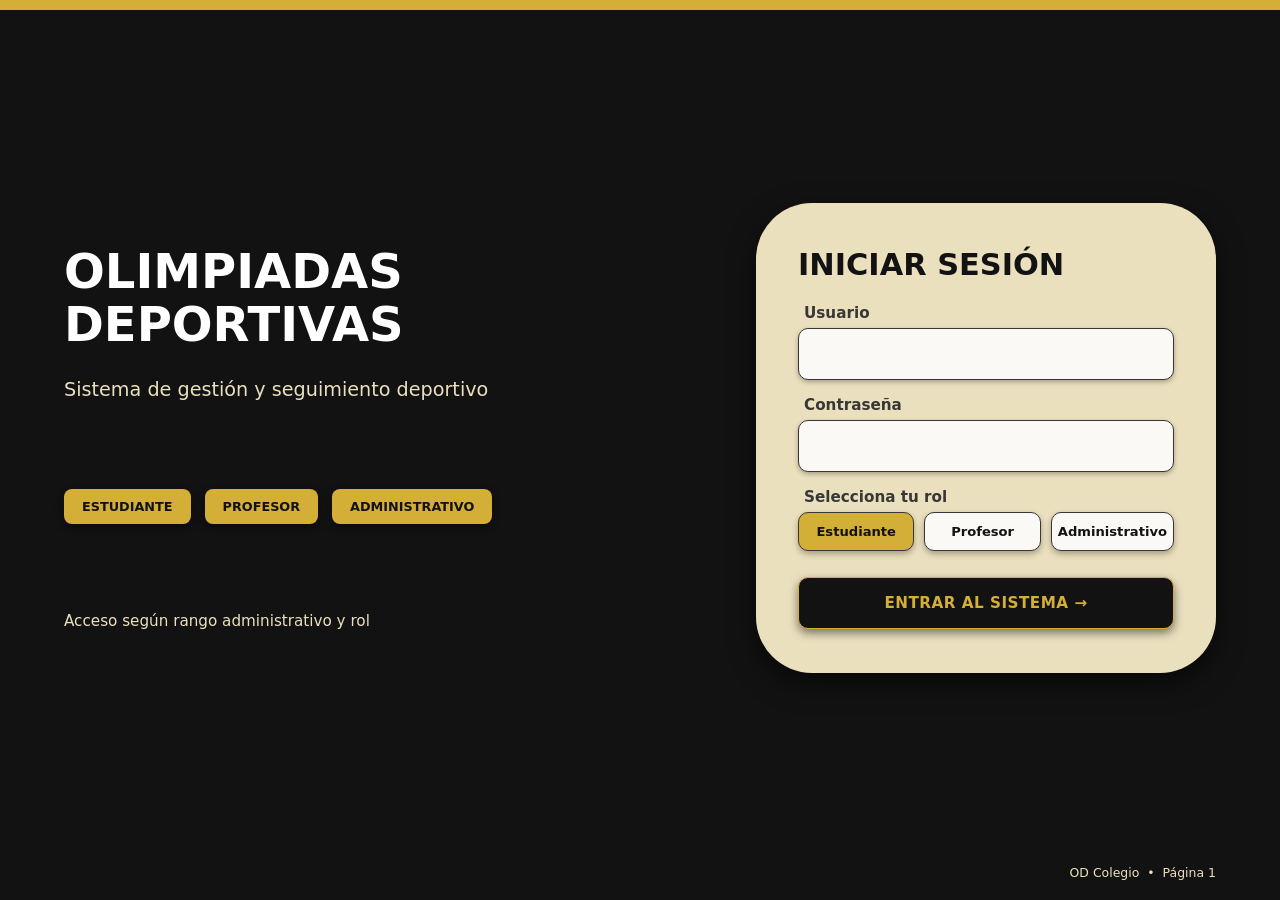
<file: index.html>
<!DOCTYPE html>
<html lang="es">
<head>
  <meta charset="UTF-8">
  <meta name="viewport" content="width=device-width, initial-scale=1.0">
  <title>Iniciar sesión | Olimpiadas Deportivas</title>
  <link rel="stylesheet" href="base.css">
  <link rel="stylesheet" href="index.css">
</head>
<body class="login-page">
  <div class="top-line"></div>

  <div class="login-layout">
    <!-- Lado izquierdo -->
    <section class="hero">
      <h1 class="hero__title">OLIMPIADAS<br>DEPORTIVAS</h1>
      <p class="hero__subtitle">Sistema de gestión y seguimiento deportivo</p>

      <div class="hero__roles">
        <span class="btn">ESTUDIANTE</span>
        <span class="btn">PROFESOR</span>
        <span class="btn">ADMINISTRATIVO</span>
      </div>

      <p class="hero__note">Acceso según rango administrativo y rol</p>
    </section>

    <!-- Formulario -->
    <section class="login-card">
      <h2 class="login-card__title">INICIAR SESIÓN</h2>

      <form id="loginForm" novalidate>
        <label for="usuario">Usuario</label>
        <input type="text" id="usuario" autocomplete="username">

        <label for="clave">Contraseña</label>
        <input type="password" id="clave" autocomplete="current-password">

        <span class="label">Selecciona tu rol</span>
        <div class="roles" id="roles">
          <button type="button" class="role role--active" data-rol="estudiante">Estudiante</button>
          <button type="button" class="role" data-rol="profesor">Profesor</button>
          <button type="button" class="role" data-rol="administrativo">Administrativo</button>
        </div>

        <button type="submit" class="login-btn">ENTRAR AL SISTEMA →</button>
      </form>
    </section>
  </div>

  <footer class="footer login-footer">OD Colegio &nbsp;•&nbsp; Página 1</footer>

  <script src="index.js"></script>
</body>
</html>
</file>
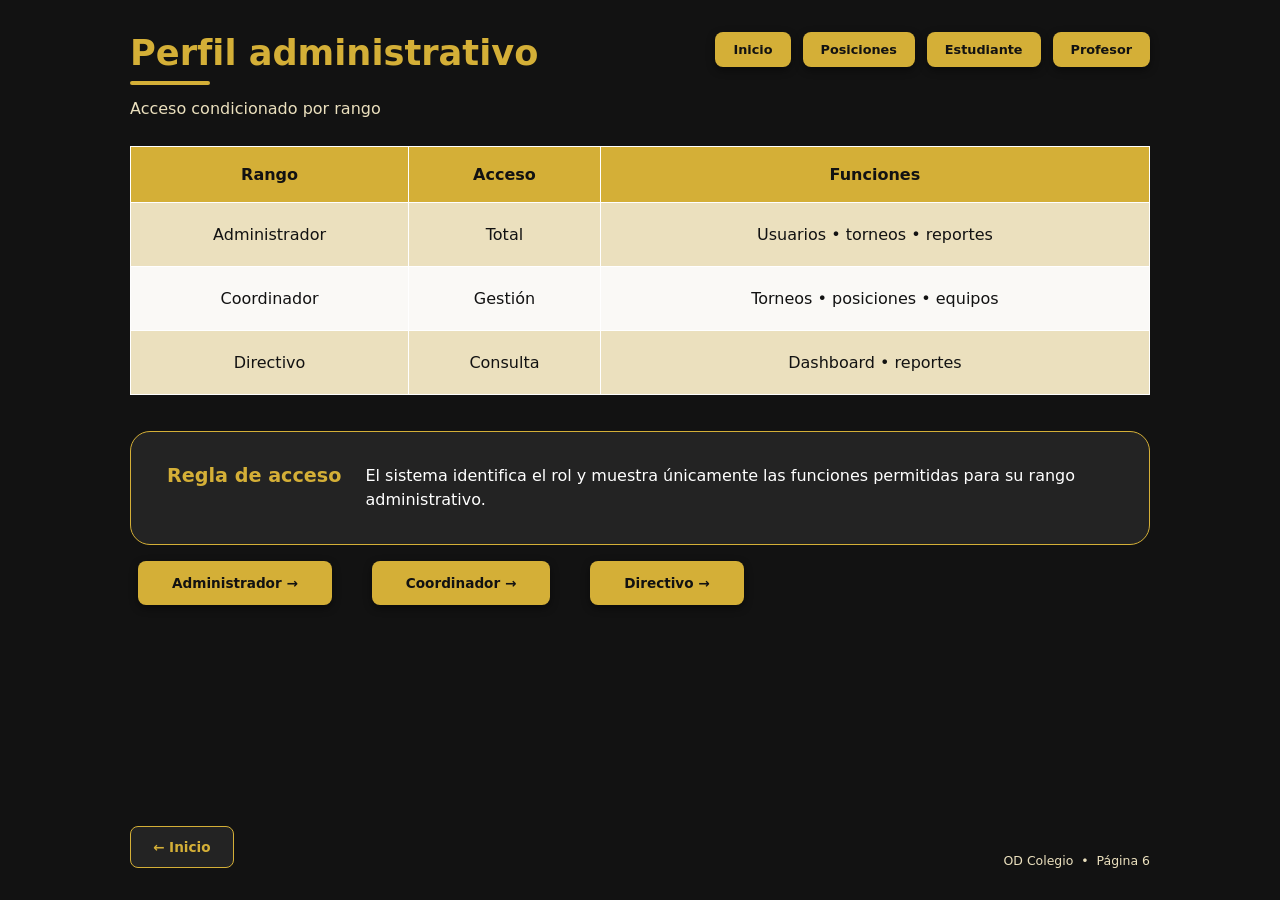
<file: admin.html>
<!DOCTYPE html>
<html lang="es">
<head>
  <meta charset="UTF-8">
  <meta name="viewport" content="width=device-width, initial-scale=1.0">
  <title>Perfil administrativo | Olimpiadas Deportivas</title>
  <link rel="stylesheet" href="base.css">
  <link rel="stylesheet" href="admin.css">
</head>
<body>
  <main class="page">

    <header class="topbar">
      <div>
        <h1 class="title">Perfil administrativo</h1>
        <div class="title__line"></div>
        <p class="subtitle">Acceso condicionado por rango</p>
      </div>
      <div class="topbar__actions">
        <a href="index.html" class="btn">Inicio</a>
        <a href="#" class="btn">Posiciones</a>
        <a href="#" class="btn">Estudiante</a>
        <a href="#" class="btn">Profesor</a>
      </div>
    </header>

    <div class="table-wrap">
      <table class="table">
        <thead>
          <tr><th>Rango</th><th>Acceso</th><th>Funciones</th></tr>
        </thead>
        <tbody>
          <tr data-rango="administrador"><td>Administrador</td><td>Total</td><td>Usuarios • torneos • reportes</td></tr>
          <tr data-rango="coordinador"><td>Coordinador</td><td>Gestión</td><td>Torneos • posiciones • equipos</td></tr>
          <tr data-rango="directivo"><td>Directivo</td><td>Consulta</td><td>Dashboard • reportes</td></tr>
        </tbody>
      </table>
    </div>

    <section class="rule">
      <h2 class="rule__title">Regla de acceso</h2>
      <p class="rule__text">El sistema identifica el rol y muestra únicamente las funciones permitidas para su rango administrativo.</p>
    </section>

    <div class="ranks">
      <button class="btn btn--lg" data-rango="administrador">Administrador →</button>
      <button class="btn btn--lg" data-rango="coordinador">Coordinador →</button>
      <button class="btn btn--lg" data-rango="directivo">Directivo →</button>
    </div>

    <div class="bottom">
      <a href="index.html" class="back">← Inicio</a>
      <footer class="footer">OD Colegio &nbsp;•&nbsp; Página 6</footer>
    </div>
  </main>

  <script src="admin.js"></script>
</body>
</html>
</file>
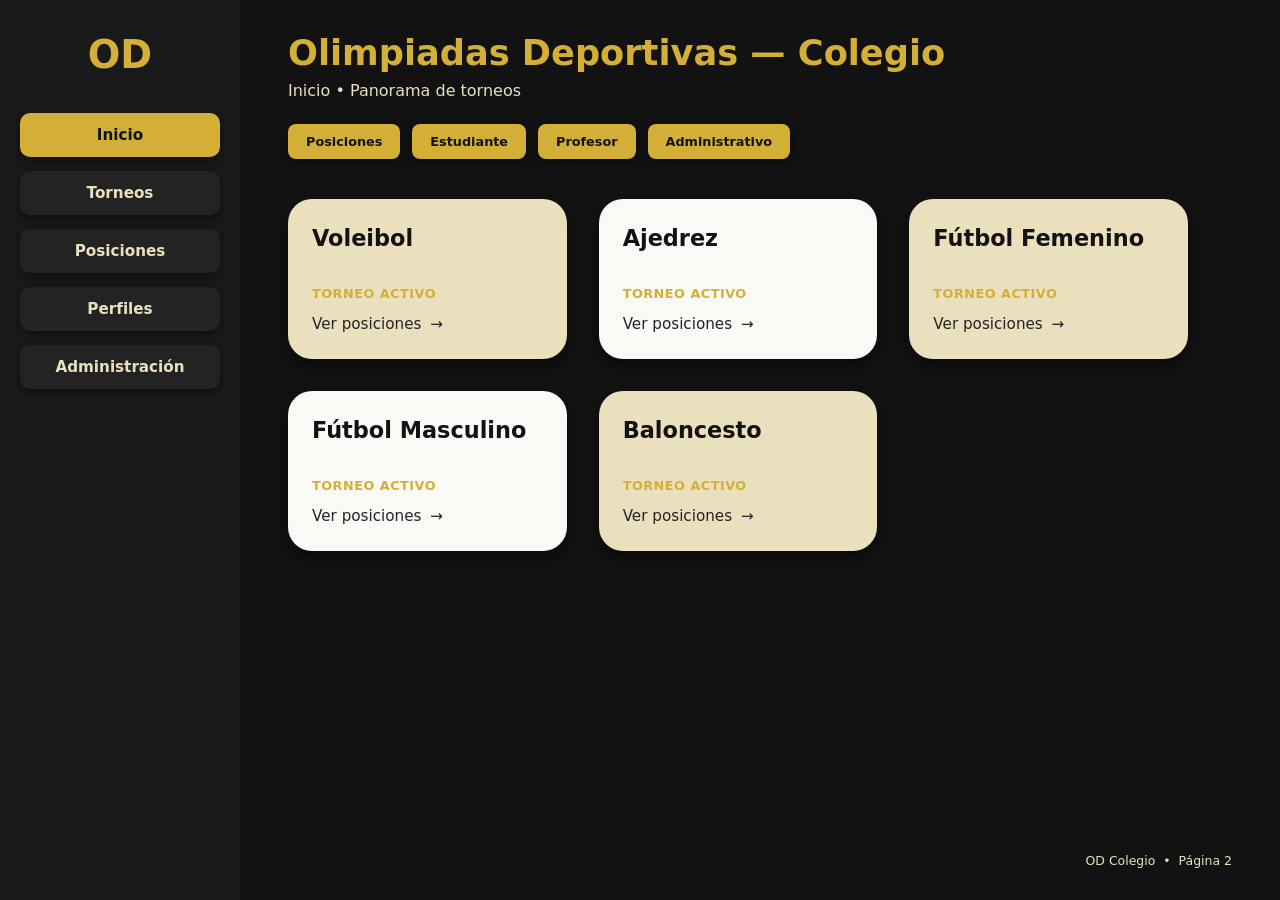
<file: inicio.html>
<!DOCTYPE html>
<html lang="es">
<head>
  <meta charset="UTF-8">
  <meta name="viewport" content="width=device-width, initial-scale=1.0">
  <title>Inicio | Olimpiadas Deportivas</title>
  <link rel="stylesheet" href="base.css">
  <link rel="stylesheet" href="inicio.css">
</head>
<body>
  <div class="layout">

    <aside class="sidebar">
      <div class="logo">OD</div>
      <nav class="menu">
        <a href="index.html" class="menu__link menu__link--active">Inicio</a>
        <a href="#" class="menu__link">Torneos</a>
        <a href="#" class="menu__link">Posiciones</a>
        <a href="#" class="menu__link">Perfiles</a>
        <a href="admin.html" class="menu__link">Administración</a>
      </nav>
    </aside>

    <main class="main">
      <header class="topbar">
        <div>
          <h1 class="title">Olimpiadas Deportivas — Colegio</h1>
          <p class="subtitle">Inicio • Panorama de torneos</p>
        </div>
        <div class="topbar__actions">
          <a href="#" class="btn">Posiciones</a>
          <a href="#" class="btn">Estudiante</a>
          <a href="#" class="btn">Profesor</a>
          <a href="admin.html" class="btn">Administrativo</a>
        </div>
      </header>

      <section class="cards">
        <article class="card card--cream">
          <h2 class="card__title">Voleibol</h2>
          <span class="card__status">TORNEO ACTIVO</span>
          <a href="#" class="card__link">Ver posiciones <span>→</span></a>
        </article>
        <article class="card card--white">
          <h2 class="card__title">Ajedrez</h2>
          <span class="card__status">TORNEO ACTIVO</span>
          <a href="#" class="card__link">Ver posiciones <span>→</span></a>
        </article>
        <article class="card card--cream">
          <h2 class="card__title">Fútbol Femenino</h2>
          <span class="card__status">TORNEO ACTIVO</span>
          <a href="#" class="card__link">Ver posiciones <span>→</span></a>
        </article>
        <article class="card card--white">
          <h2 class="card__title">Fútbol Masculino</h2>
          <span class="card__status">TORNEO ACTIVO</span>
          <a href="#" class="card__link">Ver posiciones <span>→</span></a>
        </article>
        <article class="card card--cream">
          <h2 class="card__title">Baloncesto</h2>
          <span class="card__status">TORNEO ACTIVO</span>
          <a href="#" class="card__link">Ver posiciones <span>→</span></a>
        </article>
      </section>

      <footer class="footer">OD Colegio &nbsp;•&nbsp; Página 2</footer>
    </main>
  </div>
</body>
</html>
</file>
<file: base.css>
/* =========================================================
   Olimpiadas Deportivas — Estilos compartidos
   ========================================================= */
:root {
  --negro: #121212;
  --gris-oscuro: #191919;
  --gris-boton: #232323;
  --gris-borde: #373737;
  --dorado: #D4AF37;
  --crema: #EBE0BE;
  --blanco: #FAF9F6;
  --fuente: "Aptos", "Segoe UI", system-ui, -apple-system, Arial, sans-serif;
}

*, *::before, *::after { box-sizing: border-box; margin: 0; padding: 0; }

body {
  font-family: var(--fuente);
  background: var(--negro);
  color: var(--crema);
  min-height: 100vh;
}

a { text-decoration: none; color: inherit; }

/* Botón dorado (barra superior) */
.btn {
  display: inline-block;
  padding: 10px 18px;
  border-radius: 8px;
  background: var(--dorado);
  color: var(--negro);
  font-weight: 700;
  font-size: .8rem;
  border: none;
  cursor: pointer;
  font-family: inherit;
  box-shadow: 0 3px 8px rgba(0, 0, 0, .45);
  transition: filter .2s, transform .15s;
}
.btn:hover { filter: brightness(1.1); transform: translateY(-2px); }

.footer {
  margin-top: auto;
  padding-top: 40px;
  text-align: right;
  font-size: .78rem;
  color: var(--crema);
}
</file>
<file: index.css>
/* =========================================================
   Página: Iniciar sesión
   ========================================================= */
.login-page { display: flex; flex-direction: column; }

.top-line { height: 10px; background: var(--dorado); }

.login-layout {
  flex: 1;
  display: flex;
  align-items: center;
  justify-content: space-between;
  gap: 48px;
  padding: 40px 64px;
  flex-wrap: wrap;
}

/* ---------- Lado izquierdo ---------- */
.hero { flex: 1 1 380px; display: flex; flex-direction: column; gap: 28px; }
.hero__title {
  font-size: 3rem;
  line-height: 1.1;
  font-weight: 800;
  color: #fff;
}
.hero__subtitle { font-size: 1.2rem; color: var(--crema); }
.hero__roles { display: flex; gap: 14px; flex-wrap: wrap; margin-top: 60px; }
.hero__roles .btn { cursor: default; }
.hero__note { margin-top: 60px; font-size: .95rem; }

/* ---------- Tarjeta de login ---------- */
.login-card {
  flex: 0 1 460px;
  background: var(--crema);
  color: var(--negro);
  border-radius: 56px;
  padding: 44px 42px;
  box-shadow: 0 10px 28px rgba(0, 0, 0, .55);
}
.login-card__title { font-size: 1.9rem; font-weight: 800; margin-bottom: 22px; }

.login-card label,
.login-card .label {
  display: block;
  margin: 16px 0 6px 6px;
  font-weight: 700;
  font-size: .95rem;
  color: var(--gris-borde);
}

.login-card input {
  width: 100%;
  height: 52px;
  padding: 0 16px;
  border-radius: 10px;
  border: 1px solid var(--gris-borde);
  background: var(--blanco);
  font-size: 1rem;
  font-family: inherit;
  box-shadow: 0 2px 5px rgba(0, 0, 0, .3);
}
.login-card input:focus { outline: 2px solid var(--dorado); outline-offset: 2px; }
.login-card input.error { border-color: #b3261e; }

/* Selector de rol */
.roles { display: flex; gap: 10px; }
.role {
  flex: 1;
  padding: 11px 6px;
  border-radius: 10px;
  border: 1px solid var(--gris-borde);
  background: var(--blanco);
  color: var(--negro);
  font-weight: 700;
  font-size: .82rem;
  font-family: inherit;
  cursor: pointer;
  box-shadow: 0 3px 6px rgba(0, 0, 0, .3);
  transition: background .2s, transform .15s;
}
.role:hover { transform: translateY(-2px); }
.role--active { background: var(--dorado); }

.login-btn {
  width: 100%;
  margin-top: 26px;
  height: 52px;
  border-radius: 10px;
  border: 1px solid var(--dorado);
  background: var(--negro);
  color: var(--dorado);
  font-weight: 800;
  font-size: .95rem;
  letter-spacing: .5px;
  font-family: inherit;
  cursor: pointer;
  box-shadow: 0 4px 10px rgba(0, 0, 0, .5);
  transition: background .2s, color .2s;
}
.login-btn:hover { background: var(--dorado); color: var(--negro); }

.login-footer { padding: 0 64px 20px; }

@media (max-width: 800px) {
  .login-layout { padding: 28px 20px; }
  .hero__title { font-size: 2.2rem; }
  .hero__roles, .hero__note { margin-top: 10px; }
  .login-card { border-radius: 36px; padding: 32px 24px; }
}
</file>
<file: admin.css>
/* =========================================================
   Página: Perfil administrativo
   ========================================================= */
.page { max-width: 1100px; margin: 0 auto; padding: 32px 40px; min-height: 100vh; display: flex; flex-direction: column; }

.topbar { display: flex; justify-content: space-between; align-items: flex-start; gap: 24px; flex-wrap: wrap; margin-bottom: 28px; }
.title { font-size: 2.2rem; font-weight: 800; color: var(--dorado); }
.title__line { width: 80px; height: 4px; background: var(--dorado); margin: 8px 0 14px; border-radius: 2px; }
.topbar__actions { display: flex; gap: 12px; flex-wrap: wrap; }

/* ---------- Tabla ---------- */
.table-wrap { overflow-x: auto; }
.table { width: 100%; border-collapse: collapse; text-align: center; color: var(--negro); }
.table th {
  background: var(--dorado);
  padding: 18px 12px;
  font-weight: 800;
  border: 1px solid #fff;
}
.table td { padding: 22px 12px; border: 1px solid #fff; transition: background .2s; }
.table tbody tr:nth-child(odd)  { background: var(--crema); }
.table tbody tr:nth-child(even) { background: var(--blanco); }
.table tbody tr.selected { outline: 3px solid var(--dorado); outline-offset: -3px; background: #f3e7b4; font-weight: 700; }

/* ---------- Regla de acceso ---------- */
.rule {
  margin-top: 36px;
  display: flex;
  align-items: flex-start;
  gap: 24px;
  padding: 32px 36px;
  background: var(--gris-boton);
  border: 1px solid var(--dorado);
  border-radius: 20px;
}
.rule__title { color: var(--dorado); font-size: 1.2rem; font-weight: 800; white-space: nowrap; }
.rule__text { color: #fff; line-height: 1.5; }

/* ---------- Botones de rango ---------- */
.ranks { display: flex; gap: 40px; margin-top: 16px; padding: 0 8px; flex-wrap: wrap; }
.btn--lg { padding: 14px 34px; font-size: .85rem; }

/* ---------- Parte inferior ---------- */
.bottom { margin-top: auto; padding-top: 28px; display: flex; justify-content: space-between; align-items: flex-end; flex-wrap: wrap; gap: 12px; }
.back {
  padding: 12px 22px;
  border: 1px solid var(--dorado);
  border-radius: 8px;
  background: var(--gris-boton);
  color: var(--dorado);
  font-weight: 700;
  font-size: .85rem;
  transition: background .2s, color .2s;
}
.back:hover { background: var(--dorado); color: var(--negro); }
.bottom .footer { margin: 0; padding: 0; }

@media (max-width: 700px) {
  .page { padding: 20px; }
  .title { font-size: 1.6rem; }
  .rule { flex-direction: column; gap: 10px; padding: 22px; }
  .ranks { gap: 12px; }
}
</file>
<file: inicio.css>
/* =========================================================
   Página: Inicio (panorama de torneos)
   ========================================================= */
:root { --sidebar-w: 240px; --radio: 24px; }

.layout { display: flex; min-height: 100vh; }

/* ---------- Menú lateral ---------- */
.sidebar {
  width: var(--sidebar-w);
  flex-shrink: 0;
  background: var(--gris-oscuro);
  padding: 32px 20px;
  position: sticky;
  top: 0;
  height: 100vh;
}
.logo {
  text-align: center;
  font-size: 2.4rem;
  font-weight: 800;
  color: var(--dorado);
  margin-bottom: 36px;
}
.menu { display: flex; flex-direction: column; gap: 14px; }
.menu__link {
  display: block;
  text-align: center;
  padding: 13px 10px;
  border-radius: 10px;
  background: var(--gris-boton);
  color: var(--crema);
  font-weight: 700;
  font-size: .95rem;
  box-shadow: 0 3px 8px rgba(0, 0, 0, .45);
  transition: background .2s, transform .15s;
}
.menu__link:hover { background: var(--gris-borde); transform: translateY(-2px); }
.menu__link--active,
.menu__link--active:hover { background: var(--dorado); color: var(--negro); }

/* ---------- Contenido ---------- */
.main { flex: 1; padding: 32px 48px; display: flex; flex-direction: column; }

.topbar {
  display: flex;
  justify-content: space-between;
  align-items: flex-start;
  gap: 24px;
  flex-wrap: wrap;
  margin-bottom: 40px;
}
.title { font-size: 2.2rem; font-weight: 800; color: var(--dorado); }
.subtitle { margin-top: 8px; }
.topbar__actions { display: flex; gap: 12px; flex-wrap: wrap; }

/* ---------- Tarjetas ---------- */
.cards {
  display: grid;
  grid-template-columns: repeat(auto-fill, minmax(240px, 1fr));
  gap: 32px;
  max-width: 900px;
}
.card {
  border-radius: var(--radio);
  padding: 26px 24px;
  min-height: 160px;
  display: flex;
  flex-direction: column;
  gap: 14px;
  box-shadow: 0 6px 14px rgba(0, 0, 0, .5);
  transition: transform .2s, box-shadow .2s;
}
.card:hover { transform: translateY(-5px); box-shadow: 0 12px 22px rgba(0, 0, 0, .6); }
.card--cream { background: var(--crema); }
.card--white { background: var(--blanco); }
.card__title { font-size: 1.4rem; font-weight: 800; color: var(--negro); }
.card__status {
  margin-top: auto;
  font-size: .8rem;
  font-weight: 800;
  letter-spacing: .5px;
  color: var(--dorado);
}
.card__link { font-size: .95rem; color: var(--gris-boton); }
.card__link span { margin-left: 4px; transition: margin .2s; }
.card__link:hover span { margin-left: 10px; }

@media (max-width: 800px) {
  .layout { flex-direction: column; }
  .sidebar { width: 100%; height: auto; position: static; padding: 20px; }
  .menu { flex-direction: row; flex-wrap: wrap; justify-content: center; }
  .main { padding: 24px 20px; }
  .title { font-size: 1.6rem; }
}
</file>
